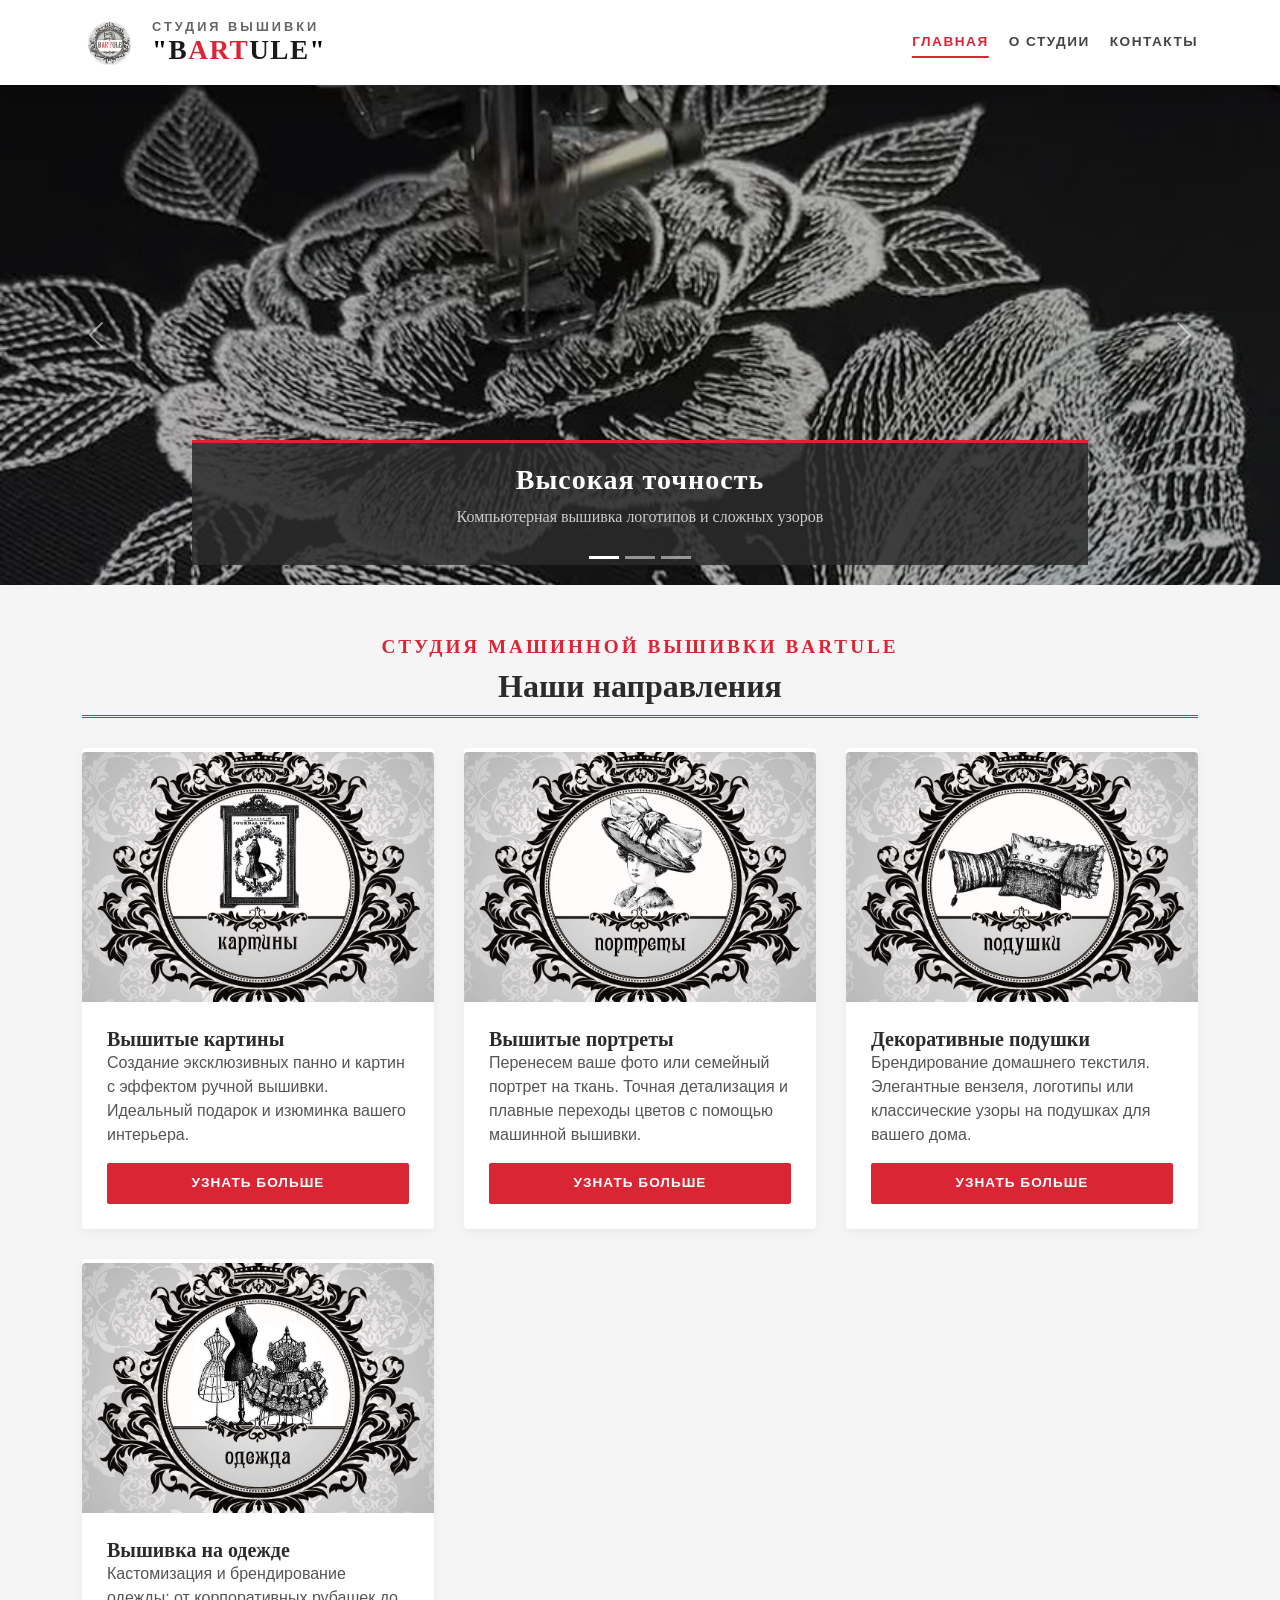
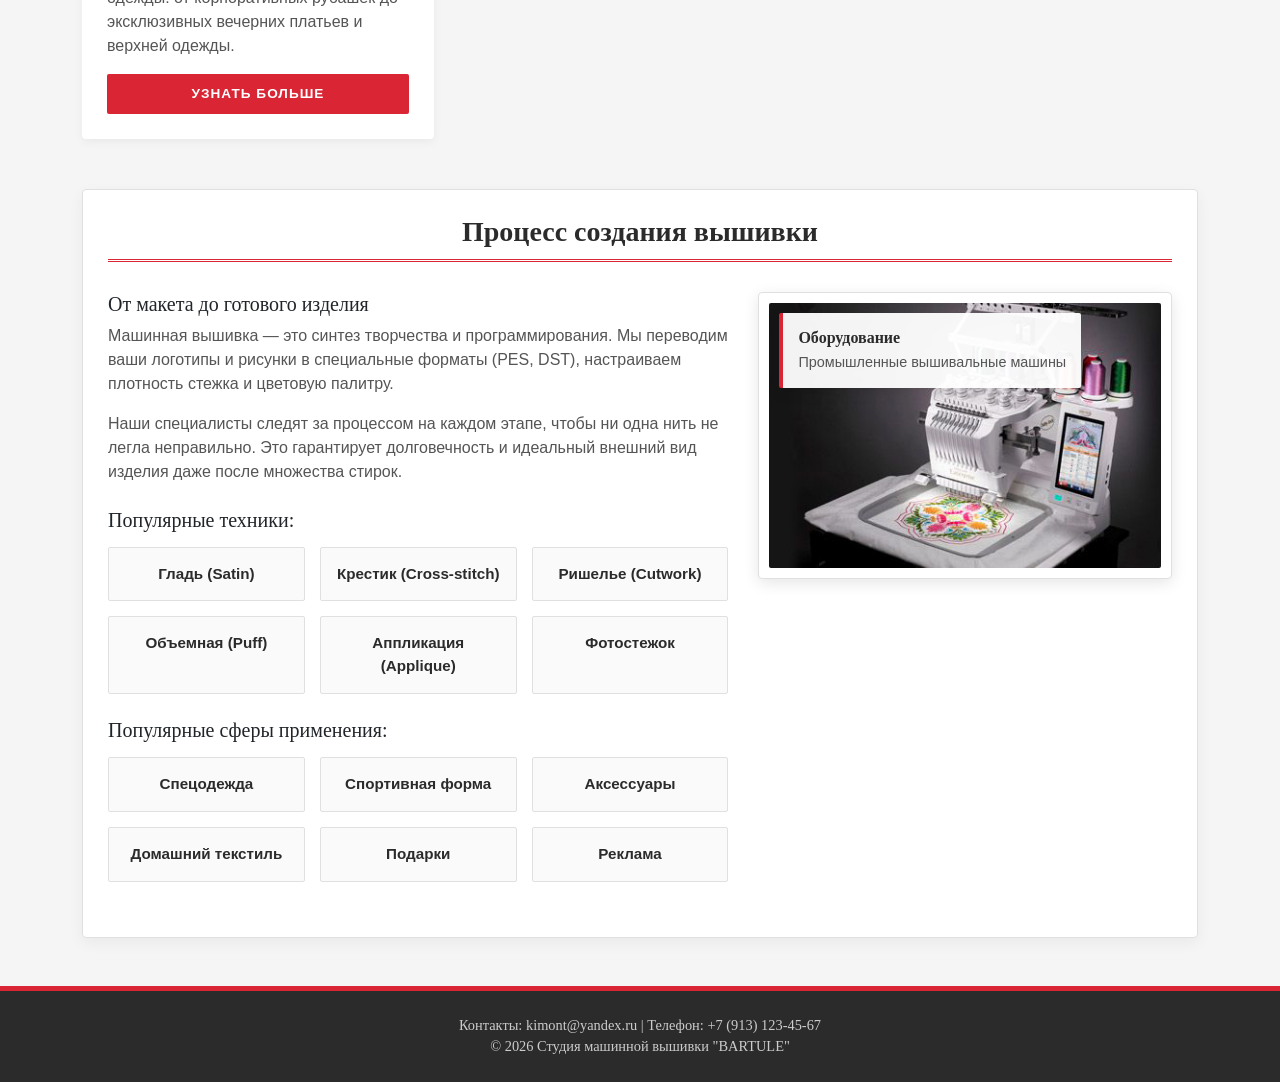
<file: index.html>
<!DOCTYPE html>
<html lang="ru">
  <head>
    <meta charset="UTF-8" />
    <meta name="viewport" content="width=device-width, initial-scale=1.0" />
    <title>Студия вышивки "BARTULE" - Главная</title>
    <link href="https://cdn.jsdelivr.net/npm/bootstrap@5.3.0/dist/css/bootstrap.min.css" rel="stylesheet" />
    <link rel="stylesheet" href="https://cdnjs.cloudflare.com/ajax/libs/font-awesome/6.4.0/css/all.min.css" />
    <link rel="stylesheet" href="style.css" />
  </head>
  <body>
    <nav class="navbar navbar-expand-lg sticky-top">
      <div class="container">
        <a class="navbar-brand d-flex align-items-center" href="index.html">

  <img src="machine.png" alt="Швейная машинка" class="brand-icon-img">
  
  <div class="brand-titles">
    <span class="studio-subtitle">Студия вышивки</span>
    <span class="logo-text">
      "<span class="text-dark-part">B</span><span class="text-red-part">ART</span><span class="text-dark-part">ULE</span>"
    </span>
  </div>
</a>
        <button class="navbar-toggler" type="button" data-bs-toggle="collapse" data-bs-target="#navbarNav">
          <span class="navbar-toggler-icon"></span>
        </button>
        <div class="collapse navbar-collapse" id="navbarNav">
          <ul class="navbar-nav ms-auto">
            <li class="nav-item"><a class="nav-link active" href="index.html">Главная</a></li>
            <li class="nav-item"><a class="nav-link" href="about.html">О студии</a></li>
            <li class="nav-item"><a class="nav-link" href="contact.html">Контакты</a></li>
          </ul>
        </div>
      </div>
    </nav>

    <div id="embroideryCarousel" class="carousel slide" data-bs-ride="carousel">
      <div class="carousel-indicators">
        <button type="button" data-bs-target="#embroideryCarousel" data-bs-slide-to="0" class="active"></button>
        <button type="button" data-bs-target="#embroideryCarousel" data-bs-slide-to="1"></button>
        <button type="button" data-bs-target="#embroideryCarousel" data-bs-slide-to="2"></button>
      </div>
      <div class="carousel-inner">
        <div class="carousel-item active">
          <img src="1.jpg" class="d-block w-100" alt="Вышивка 1" />
          <div class="carousel-caption d-none d-md-block">
            <h3>Высокая точность</h3>
            <p>Компьютерная вышивка логотипов и сложных узоров</p>
          </div>
        </div>
        <div class="carousel-item">
          <img src="2.jpg" class="d-block w-100" alt="Вышивка 2" />
          <div class="carousel-caption d-none d-md-block">
            <h3>Любые материалы</h3>
            <p>Работаем с хлопком, шелком, денимом и кожей</p>
          </div>
        </div>
        <div class="carousel-item">
          <img src="3.jpg" class="d-block w-100" alt="Вышивка 3" />
          <div class="carousel-caption d-none d-md-block">
            <h3>Современное оборудование</h3>
            <p>Промышленная компьютерная вышивальная машина</p>
          </div>
        </div>
      </div>
      <button class="carousel-control-prev" type="button" data-bs-target="#embroideryCarousel" data-bs-slide="prev">
        <span class="carousel-control-prev-icon"></span>
      </button>
      <button class="carousel-control-next" type="button" data-bs-target="#embroideryCarousel" data-bs-slide="next">
        <span class="carousel-control-next-icon"></span>
      </button>
    </div>

    <main class="container my-5">
      <p class="section-subtitle text-center">Студия машинной вышивки BARTULE</p>
      <h2 class="section-title text-center">Наши направления</h2>

      <div class="grid-container">
        <div class="grid-item p-0 overflow-hidden">
          <img src="kartiny.jpg" class="city-img" alt="Картины" />
          <div class="card-body">
            <h5 class="card-title">Вышитые картины</h5>
            <p class="card-text">Создание эксклюзивных панно и картин с эффектом ручной вышивки. Идеальный подарок и изюминка вашего интерьера.</p>
            <a href="#" class="btn btn-pink w-100 mt-auto">Узнать больше</a>
          </div>
        </div>

        <div class="grid-item p-0 overflow-hidden">
          <img src="portrety.jpg" class="city-img" alt="Портреты" />
          <div class="card-body">
            <h5 class="card-title">Вышитые портреты</h5>
            <p class="card-text">Перенесем ваше фото или семейный портрет на ткань. Точная детализация и плавные переходы цветов с помощью машинной вышивки.</p>
            <a href="#" class="btn btn-pink w-100 mt-auto">Узнать больше</a>
          </div>
        </div>

        <div class="grid-item p-0 overflow-hidden">
          <img src="podushki.jpg" class="city-img" alt="Подушки" />
          <div class="card-body">
            <h5 class="card-title">Декоративные подушки</h5>
            <p class="card-text">Брендирование домашнего текстиля. Элегантные вензеля, логотипы или классические узоры на подушках для вашего дома.</p>
            <a href="#" class="btn btn-pink w-100 mt-auto">Узнать больше</a>
          </div>
        </div>

        <div class="grid-item p-0 overflow-hidden">
          <img src="odezhda.jpg" class="city-img" alt="Одежда" />
          <div class="card-body">
            <h5 class="card-title">Вышивка на одежде</h5>
            <p class="card-text">Кастомизация и брендирование одежды: от корпоративных рубашек до эксклюзивных вечерних платьев и верхней одежды.</p>
            <a href="#" class="btn btn-pink w-100 mt-auto">Узнать больше</a>
          </div>
        </div>
      </div>
</div>
            <div class="grid-item-xlarge">
        <div class="card">
          <div class="card-body">
            <h3 class="section-title">Процесс создания вышивки</h3>

            <!-- Сетка из двух колонок -->
            <div class="city-detail-grid">
              
              <!-- ЛЕВАЯ КОЛОНКА -->
              <div>
                <h5>От макета до готового изделия</h5>
                <p>
                  Машинная вышивка — это синтез творчества и программирования. Мы переводим ваши 
                  логотипы и рисунки в специальные форматы (PES, DST), настраиваем плотность стежка 
                  и цветовую палитру.
                </p>
                <p>
                  Наши специалисты следят за процессом на каждом этапе, чтобы ни одна нить не легла неправильно. 
                  Это гарантирует долговечность и идеальный внешний вид изделия даже после множества стирок.
                </p>

                <h5 class="mt-4">Популярные техники:</h5>
                <div class="district-grid">
                  <!-- 1. Гладь -->
                  <div class="district-item tooltip-container">
                    <span>Гладь (Satin)</span>
                    <div class="tooltip-content">
                      <img src="img/satin.jpg" alt="Гладь" class="tooltip-img">
                      <h6>Гладь (Satin)</h6>
                      <p>Плотная, блестящая вышивка параллельными стежками. Идеально подходит для логотипов.</p>
                    </div>
                  </div>
                  <!-- 2. Крестик -->
                  <div class="district-item tooltip-container">
                    <span>Крестик (Cross-stitch)</span>
                    <div class="tooltip-content">
                      <img src="img/cross.jpg" alt="Крестик" class="tooltip-img">
                      <h6>Крестик</h6>
                      <p>Классическая техника вышивки. Создает уютный, домашний и винтажный вид.</p>
                    </div>
                  </div>
                  <!-- 3. Ришелье -->
                  <div class="district-item tooltip-container">
                    <span>Ришелье (Cutwork)</span>
                    <div class="tooltip-content">
                      <img src="img/richelieu.jpg" alt="Ришелье" class="tooltip-img">
                      <h6>Ришелье</h6>
                      <p>Ажурная вышивка с вырезанными участками ткани. Выглядит как изысканное кружево.</p>
                    </div>
                  </div>
                  <!-- 4. Объемная -->
                  <div class="district-item tooltip-container">
                    <span>Объемная (Puff)</span>
                    <div class="tooltip-content">
                      <img src="img/puff.jpg" alt="Объемная" class="tooltip-img">
                      <h6>Объемная (Puff)</h6>
                      <p>Техника 3D-вышивки. Придает элементам рельефность.</p>
                    </div>
                  </div>
                  <!-- 5. Аппликация -->
                  <div class="district-item tooltip-container">
                    <span>Аппликация (Applique)</span>
                    <div class="tooltip-content">
                      <img src="img/applique.jpg" alt="Аппликация" class="tooltip-img">
                      <h6>Аппликация</h6>
                      <p>Нашивание на основу кусочков ткани с последующей обработкой краев вышивкой.</p>
                    </div>
                  </div>
                  <!-- 6. Фотостежок -->
                  <div class="district-item tooltip-container">
                    <span>Фотостежок</span>
                    <div class="tooltip-content">
                      <img src="img/photo.jpg" alt="Фотостежок" class="tooltip-img">
                      <h6>Фотостежок</h6>
                      <p>Передача фотографий с помощью миллионов мелких стежков.</p>
                    </div>
                  </div>
                </div>

                <h5 class="mt-4">Популярные сферы применения:</h5>
                <div class="attractions-grid">
                  <!-- 1. Спецодежда -->
                  <div class="attraction-item tooltip-container">
                    <span>Спецодежда</span>
                    <div class="tooltip-content">
                      <img src="img/spec.jpg" alt="Спецодежда" class="tooltip-img">
                      <h6>Спецодежда</h6>
                      <p>Вышивка логотипов и имен на рабочей форме.</p>
                    </div>
                  </div>
                  <!-- 2. Спортивная форма -->
                  <div class="attraction-item tooltip-container">
                    <span>Спортивная форма</span>
                    <div class="tooltip-content">
                      <img src="img/sport.jpg" alt="Спорт" class="tooltip-img">
                      <h6>Спортивная форма</h6>
                      <p>Нанесение номеров и клубной символики.</p>
                    </div>
                  </div>
                  <!-- 3. Аксессуары -->
                  <div class="attraction-item tooltip-container">
                    <span>Аксессуары</span>
                    <div class="tooltip-content">
                      <img src="img/access.jpg" alt="Аксессуары" class="tooltip-img">
                      <h6>Аксессуары</h6>
                      <p>Элегантная вышивка на сумках и головных уборах.</p>
                    </div>
                  </div>
                  <!-- 4. Домашний текстиль -->
                  <div class="attraction-item tooltip-container">
                    <span>Домашний текстиль</span>
                    <div class="tooltip-content">
                      <img src="img/textile.jpg" alt="Текстиль" class="tooltip-img">
                      <h6>Домашний текстиль</h6>
                      <p>Уютные монограммы на халатах и полотенцах.</p>
                    </div>
                  </div>
                  <!-- 5. Подарки -->
                  <div class="attraction-item tooltip-container">
                    <span>Подарки</span>
                    <div class="tooltip-content">
                      <img src="img/gifts.jpg" alt="Подарки" class="tooltip-img">
                      <h6>Подарки</h6>
                      <p>Персонализированные подарки с именной вышивкой.</p>
                    </div>
                  </div>
                  <!-- 6. Реклама -->
                  <div class="attraction-item tooltip-container">
                    <span>Реклама</span>
                    <div class="tooltip-content">
                      <img src="img/ads.jpg" alt="Реклама" class="tooltip-img">
                      <h6>Реклама</h6>
                      <p>Создание ярких вышитых шевронов и нашивок.</p>
                    </div>
                  </div>
                </div>
              </div> <!-- КОНЕЦ ЛЕВОЙ КОЛОНКИ -->

              <!-- ПРАВАЯ КОЛОНКА (КАРТИНКА) -->
              <div class="map-image-container">
                <img src="machina.jpg" alt="Вышивальная машина" class="map-image" />
                <div class="map-overlay">
                  <h6>Оборудование</h6>
                  <p>Промышленные вышивальные машины</p>
                </div>
              </div>

            </div> <!-- КОНЕЦ СЕТКИ city-detail-grid -->

          </div>
        </div>
      </div>
    </main>

    <footer class="py-4 mt-5">
      <div class="container text-center">
        <p>Контакты: kimont@yandex.ru | Телефон: +7 (913) 123-45-67</p>
        <p>&copy; 2026 Студия машинной вышивки "BARTULE"</p>
      </div>
    </footer>

    <script src="https://cdn.jsdelivr.net/npm/bootstrap@5.3.0/dist/js/bootstrap.bundle.min.js"></script>
  </body>
</html>
</file>
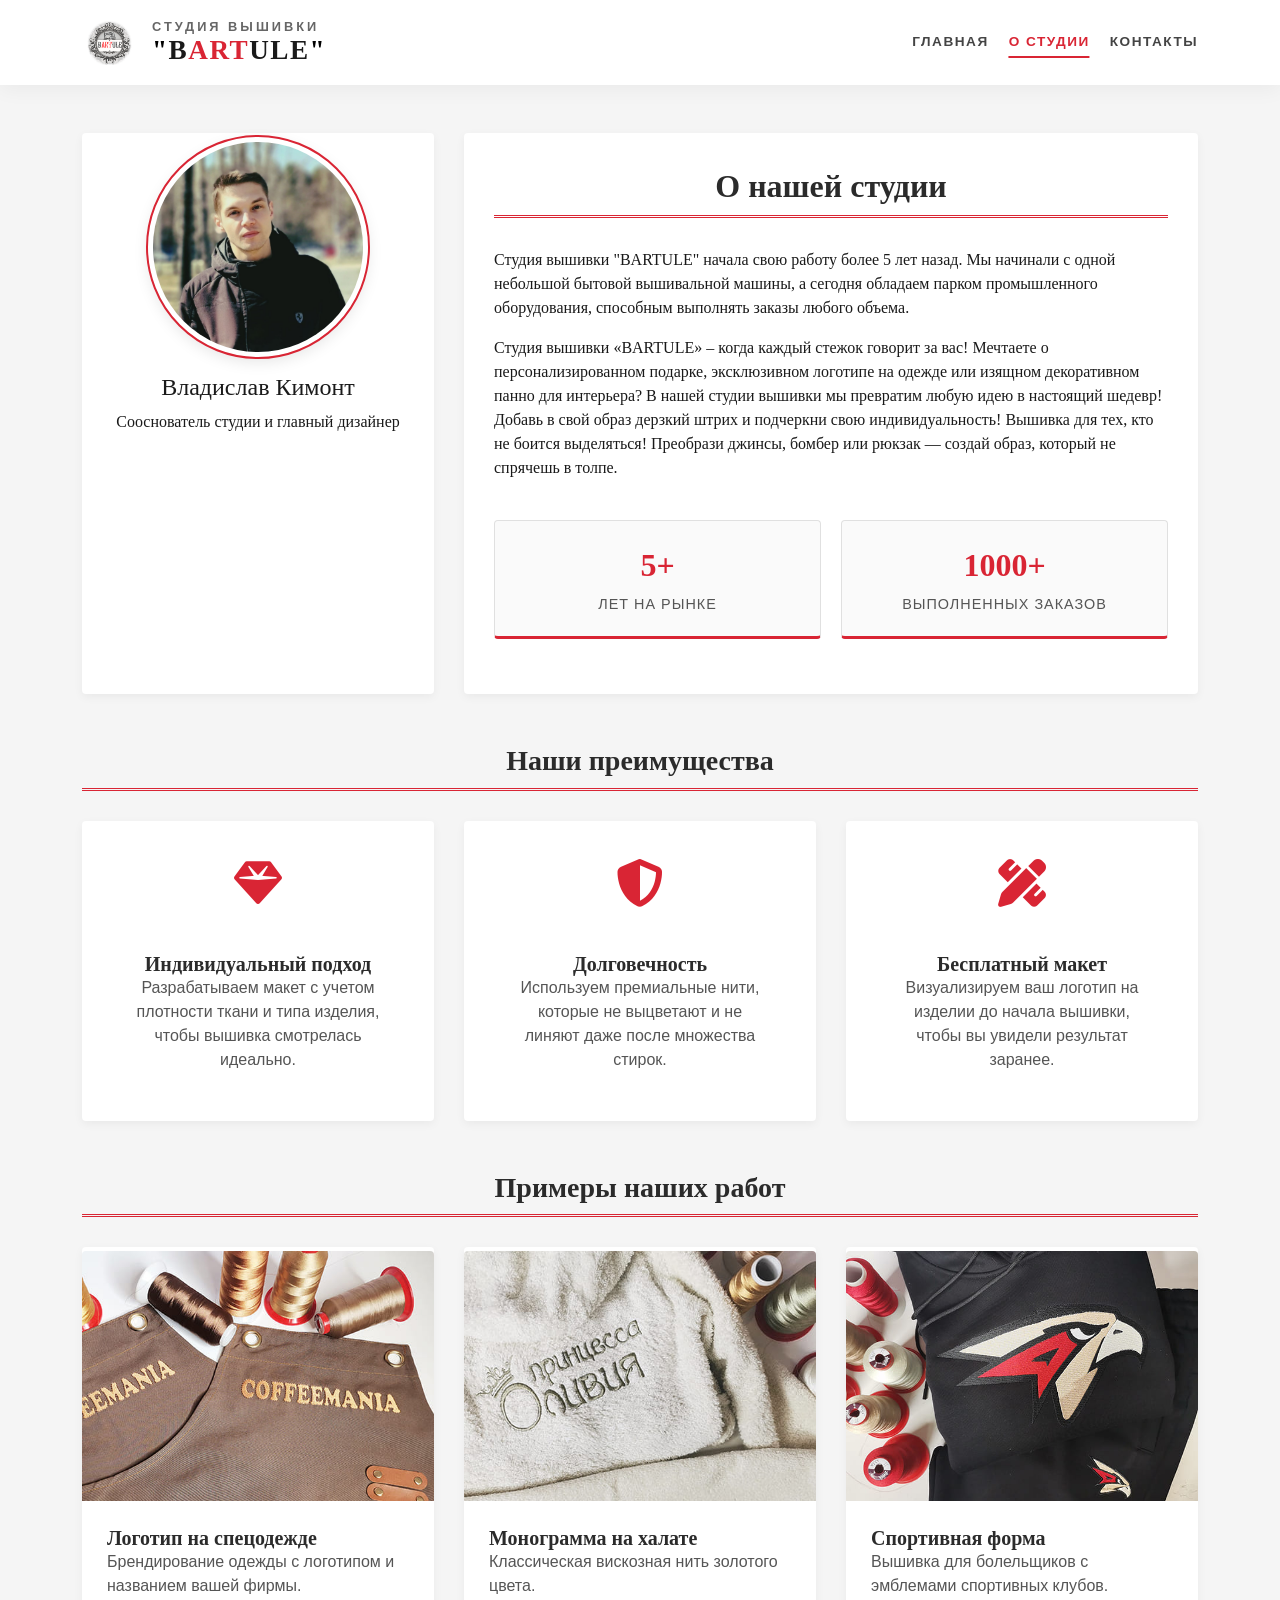
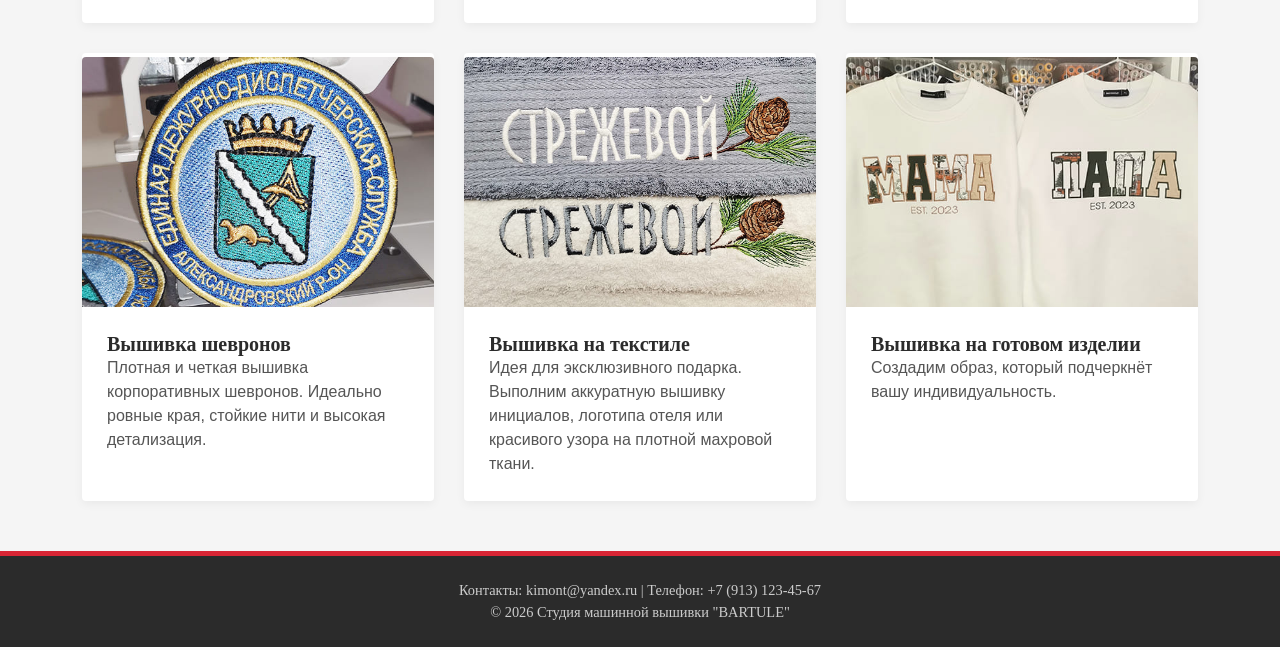
<file: about.html>
<!DOCTYPE html>
<html lang="ru">
  <head>
    <meta charset="UTF-8" />
    <meta name="viewport" content="width=device-width, initial-scale=1.0" />
    <title>О студии - "BARTULE"</title>
    <link href="https://cdn.jsdelivr.net/npm/bootstrap@5.3.0/dist/css/bootstrap.min.css" rel="stylesheet" />
    <link rel="stylesheet" href="https://cdnjs.cloudflare.com/ajax/libs/font-awesome/6.4.0/css/all.min.css" />
    <link rel="stylesheet" href="style.css" />
  </head>
  <body>
    <nav class="navbar navbar-expand-lg sticky-top">
      <div class="container">
        <a class="navbar-brand d-flex align-items-center" href="index.html">
          
  <img src="machine.png" alt="Швейная машинка" class="brand-icon-img">
  
  <div class="brand-titles">
    <span class="studio-subtitle">Студия вышивки</span>
    <span class="logo-text">
      "<span class="text-dark-part">B</span><span class="text-red-part">ART</span><span class="text-dark-part">ULE</span>"
    </span>
  </div>
</a>
        <button class="navbar-toggler" type="button" data-bs-toggle="collapse" data-bs-target="#navbarNav">
          <span class="navbar-toggler-icon"></span>
        </button>
        <div class="collapse navbar-collapse" id="navbarNav">
          <ul class="navbar-nav ms-auto">
            <li class="nav-item"><a class="nav-link" href="index.html">Главная</a></li>
            <li class="nav-item"><a class="nav-link active" href="about.html">О студии</a></li>
            <li class="nav-item"><a class="nav-link" href="contact.html">Контакты</a></li>
          </ul>
        </div>
      </div>
    </nav>

    <main class="container my-5">
      <div class="grid-container">
        <div class="grid-item text-center">
          <img src="It's_me.jpg" class="profile-img" alt="Сооснователь" />
          <div class="mt-3">
            <h4>Владислав Кимонт</h4>
            <p>Сооснователь студии и главный дизайнер</p>
          </div>
        </div>

        <div class="grid-item grid-item-large">
          <h2 class="section-title">О нашей студии</h2>
          <p>
            Студия вышивки "BARTULE" начала свою работу более 5 лет назад. Мы начинали с одной небольшой 
            бытовой вышивальной машины, а сегодня обладаем парком промышленного оборудования, 
            способным выполнять заказы любого объема.
          </p>
          <p>
            Студия вышивки «BARTULE» – когда каждый стежок говорит за вас!
            Мечтаете о персонализированном подарке, эксклюзивном логотипе на одежде или изящном декоративном панно для интерьера?
            В нашей студии вышивки мы превратим любую идею в настоящий шедевр!
            Добавь в свой образ дерзкий штрих и подчеркни свою индивидуальность! Вышивка для тех, кто не боится выделяться! Преобрази джинсы, бомбер или рюкзак — создай образ, который не спрячешь в толпе.
          </p>

          <div class="city-stats mt-4">
            <div class="stat-item">
              <span class="stat-number">5+</span>
              <div class="stat-label">Лет на рынке</div>
            </div>
            <div class="stat-item">
              <span class="stat-number">1000+</span>
              <div class="stat-label">Выполненных заказов</div>
            </div>
          </div>
        </div>
      </div>

            <h3 class="section-title">Наши преимущества</h3>
      <div class="grid-container">
        
        <div class="grid-item text-center p-4">
          <i class="fas fa-gem feature-icon"></i>
          <div class="card-body">
            <h5 class="card-title">Индивидуальный подход</h5>
            <p class="card-text">Разрабатываем макет с учетом плотности ткани и типа изделия, чтобы вышивка смотрелась идеально.</p>
          </div>
        </div>

        <div class="grid-item text-center p-4">
          <i class="fas fa-shield-halved feature-icon"></i>
          <div class="card-body">
            <h5 class="card-title">Долговечность</h5>
            <p class="card-text">Используем премиальные нити, которые не выцветают и не линяют даже после множества стирок.</p>
          </div>
        </div>

        <div class="grid-item text-center p-4">
          <i class="fas fa-pen-ruler feature-icon"></i>
          <div class="card-body">
            <h5 class="card-title">Бесплатный макет</h5>
            <p class="card-text">Визуализируем ваш логотип на изделии до начала вышивки, чтобы вы увидели результат заранее.</p>
          </div>
        </div>
      </div>
      <h3 class="section-title">Примеры наших работ</h3>
      <div class="grid-container">
        <div class="grid-item">
          <img src="01.jpg" class="place-img" alt="Работа 1" />
          <div class="card-body">
            <h5 class="card-title">Логотип на спецодежде</h5>
            <p class="card-text">Брендирование одежды с логотипом и названием вашей фирмы.</p>
          </div>
        </div>

        <div class="grid-item">
          <img src="02.jpg" class="place-img" alt="Работа 2" />
          <div class="card-body">
            <h5 class="card-title">Монограмма на халате</h5>
            <p class="card-text">Классическая вискозная нить золотого цвета.</p>
          </div>
        </div>

        <div class="grid-item">
          <img src="03.jpg" class="place-img" alt="Работа 3" />
          <div class="card-body">
            <h5 class="card-title">Спортивная форма</h5>
            <p class="card-text">Вышивка для болельщиков с эмблемами спортивных клубов.</p>
          </div>
        </div>

        <div class="grid-item">
          <img src="04.jpg" class="place-img" alt="Вышивка шевронов" />
          <div class="card-body">
            <h5 class="card-title">Вышивка шевронов</h5>
            <p class="card-text">Плотная и четкая вышивка корпоративных шевронов. Идеально ровные края, стойкие нити и высокая детализация.</p>
          </div>
        </div>
    
        <div class="grid-item">
          <img src="05.jpg" class="place-img" alt="Текстиль" />
          <div class="card-body">
            <h5 class="card-title">Вышивка на текстиле</h5>
            <p class="card-text">Идея для эксклюзивного подарка. Выполним аккуратную вышивку инициалов, логотипа отеля или красивого узора на плотной махровой ткани.</p>
          </div>
        </div>

        <div class="grid-item">
          <img src="06.jpg" class="place-img" alt="Вышивка на готовом изделии" />
          <div class="card-body">
            <h5 class="card-title">Вышивка на готовом изделии</h5>
            <p class="card-text">Создадим образ, который подчеркнёт вашу индивидуальность.</p>
          </div>
        </div>
    </main>

    <footer class="py-4 mt-5">
      <div class="container text-center">
        <p>Контакты: kimont@yandex.ru | Телефон: +7 (913) 123-45-67</p>
        <p>&copy; 2026 Студия машинной вышивки "BARTULE"</p>
      </div>
    </footer>

    <script src="https://cdn.jsdelivr.net/npm/bootstrap@5.3.0/dist/js/bootstrap.bundle.min.js"></script>
  </body>
</html>
</file>
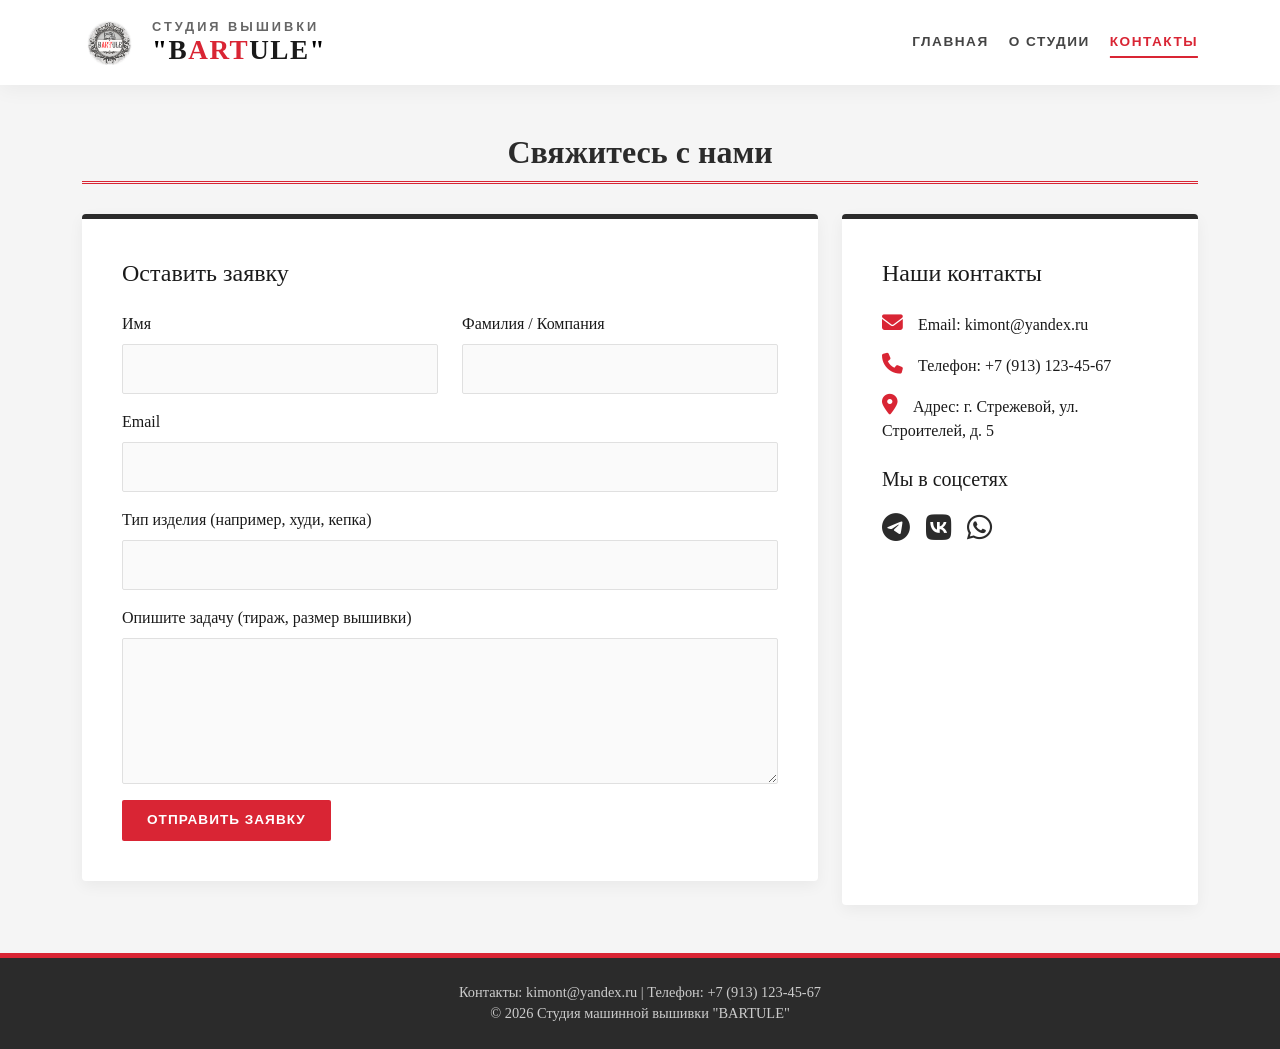
<file: contact.html>
<!DOCTYPE html>
<html lang="ru">
<head>
    <meta charset="UTF-8">
    <meta name="viewport" content="width=device-width, initial-scale=1.0">
    <title>Контакты - "BARTULE"</title>
    <link href="https://cdn.jsdelivr.net/npm/bootstrap@5.3.0/dist/css/bootstrap.min.css" rel="stylesheet">
    <link rel="stylesheet" href="https://cdnjs.cloudflare.com/ajax/libs/font-awesome/6.4.0/css/all.min.css">
    <link rel="stylesheet" href="style.css" />
</head>
<body>
    <nav class="navbar navbar-expand-lg sticky-top">
        <div class="container">
            <a class="navbar-brand d-flex align-items-center" href="index.html">
  
  <img src="machine.png" alt="Швейная машинка" class="brand-icon-img">
  
  <div class="brand-titles">
    <span class="studio-subtitle">Студия вышивки</span>
    <span class="logo-text">
      "<span class="text-dark-part">B</span><span class="text-red-part">ART</span><span class="text-dark-part">ULE</span>"
    </span>
  </div>
</a>
            <button class="navbar-toggler" type="button" data-bs-toggle="collapse" data-bs-target="#navbarNav">
                <span class="navbar-toggler-icon"></span>
            </button>
            <div class="collapse navbar-collapse" id="navbarNav">
                <ul class="navbar-nav ms-auto">
                    <li class="nav-item"><a class="nav-link" href="index.html">Главная</a></li>
                    <li class="nav-item"><a class="nav-link" href="about.html">О студии</a></li>
                    <li class="nav-item"><a class="nav-link active" href="contact.html">Контакты</a></li>
                </ul>
            </div>
        </div>
    </nav>

    <main class="container my-5">
        <h2 class="section-title text-center">Свяжитесь с нами</h2>
        
        <div class="row">
            <div class="col-md-8 mb-4">
                <div class="contact-form">
                    <h4 class="mb-4">Оставить заявку</h4>
                    <form>
                        <div class="row mb-3">
                            <div class="col-md-6">
                                <label for="firstName" class="form-label">Имя</label>
                                <input type="text" class="form-control" id="firstName" required>
                            </div>
                            <div class="col-md-6">
                                <label for="lastName" class="form-label">Фамилия / Компания</label>
                                <input type="text" class="form-control" id="lastName" required>
                            </div>
                        </div>
                        
                        <div class="mb-3">
                            <label for="email" class="form-label">Email</label>
                            <input type="email" class="form-control" id="email" required>
                        </div>
                        
                        <div class="mb-3">
                            <label for="subject" class="form-label">Тип изделия (например, худи, кепка)</label>
                            <input type="text" class="form-control" id="subject" required>
                        </div>
                        
                        <div class="mb-3">
                            <label for="message" class="form-label">Опишите задачу (тираж, размер вышивки)</label>
                            <textarea class="form-control" id="message" rows="5" required></textarea>
                        </div>
                        
                        <button type="submit" class="btn btn-pink">Отправить заявку</button>
                    </form>
                </div>
            </div>
            
            <div class="col-md-4">
                <div class="contact-info">
                    <h4 class="mb-4">Наши контакты</h4>
                    
                    <div class="mb-4">
                        <p><i class="fas fa-envelope contact-icon"></i>Email: kimont@yandex.ru</p>
                        <p><i class="fas fa-phone contact-icon"></i>Телефон: +7 (913) 123-45-67</p>
                        <p><i class="fas fa-map-marker-alt contact-icon"></i>Адрес: г. Стрежевой, ул. Строителей, д. 5</p>
                    </div>
                    
                    <div class="mb-4">
                        <h5>Мы в соцсетях</h5>
                        <div class="d-flex mt-3">
                            <a href="#" class="me-3 social-link">
                                <i class="fab fa-telegram"></i>
                            </a>
                            <a href="#" class="me-3 social-link">
                                <i class="fab fa-vk"></i>
                            </a>
                            <a href="#" class="me-3 social-link">
                                <i class="fab fa-whatsapp"></i>
                            </a>
                        </div>
                    </div>
                </div>
            </div>
        </div>
    </main>

    <footer class="py-4 mt-5">
        <div class="container text-center">
            <p>Контакты: kimont@yandex.ru | Телефон: +7 (913) 123-45-67</p>
        <p>&copy; 2026 Студия машинной вышивки "BARTULE"</p>
        </div>
    </footer>

    <script src="https://cdn.jsdelivr.net/npm/bootstrap@5.3.0/dist/js/bootstrap.bundle.min.js"></script>
</body>
</html>
</file>
<file: style.css>
/* =========================================
   ПЕРЕМЕННЫЕ И БАЗОВЫЕ НАСТРОЙКИ
   ========================================= */
:root {
  --primary-color: #2b2b2b;      /* Глубокий графитовый (основа) */
  --accent-color: #d92534;       /* Алый красный (акцент) */
  --accent-hover: #b01d2a;       /* Темно-красный */
  --light-bg: #f5f5f5;           /* Светлый фон (исправлен!) */
  --text-dark: #1a1a1a;
  --text-light: #555555;
  --border-color: #e0e0e0;
}

body {
  font-family: 'Georgia', 'Times New Roman', serif; 
  background-color: var(--light-bg);
  margin: 0;
  padding: 0;
  color: var(--text-dark);
}

/* Шрифт без засечек для интерфейсных элементов */
.navbar, .btn, .form-control, .stat-label, .attraction-item, .district-item, .card-body p {
  font-family: 'Segoe UI', Tahoma, Geneva, Verdana, sans-serif;
}

/* =========================================
   ШАПКА САЙТА И ЛОГОТИП
   ========================================= */
.navbar {
  background-color: #ffffff;
  box-shadow: 0 4px 20px rgba(0, 0, 0, 0.05);
  padding: 15px 0;
}

.navbar-brand {
  display: flex;
  align-items: center;
  text-decoration: none;
  padding: 0;
}

/* Логотип-картинка (machine.png) */
.brand-icon-img {
  height: 55px;
  width: 55px;
  object-fit: contain;
  margin-right: 15px;
  transition: transform 0.3s ease;
}

.navbar-brand:hover .brand-icon-img {
  transform: scale(1.05);
}

/* Блок с текстом логотипа */
.brand-titles {
  display: flex;
  flex-direction: column;
  line-height: 1.1; 
  justify-content: center;
}

.studio-subtitle {
  font-family: 'Segoe UI', Tahoma, Geneva, Verdana, sans-serif;
  font-size: 0.8rem;
  text-transform: uppercase;
  letter-spacing: 3px;
  color: #666666;
  font-weight: 600;
  margin-bottom: 2px;
}

.logo-text {
  font-family: 'Georgia', serif; 
  font-weight: 700;
  font-size: 1.7rem;
  letter-spacing: 1.5px;
}

.text-dark-part { color: #1a1a1a; }
.text-red-part { color: #d92534; }

/* Навигация */
.navbar-nav {
  gap: 20px;
}

.nav-link {
  font-weight: 600;
  font-size: 0.85rem;
  text-transform: uppercase;
  letter-spacing: 1.5px;
  color: #444 !important;
  position: relative;
  padding: 5px 0 !important;
  transition: color 0.3s;
}

.nav-link::after {
  content: '';
  position: absolute;
  width: 0;
  height: 2px;
  bottom: 0;
  left: 50%;
  background-color: var(--accent-color);
  transition: all 0.3s ease;
  transform: translateX(-50%);
}

.nav-link:hover, 
.nav-link.active {
  color: var(--accent-color) !important;
}

.nav-link:hover::after, 
.nav-link.active::after {
  width: 100%;
}

/* =========================================
   ТИПОГРАФИКА И ЗАГОЛОВКИ
   ========================================= */
.section-title {
  color: var(--primary-color);
  border-bottom: 3px double var(--accent-color); 
  padding-bottom: 10px;
  margin-bottom: 30px;
  font-weight: 700;
  text-align: center;
}

.section-subtitle {
  font-family: 'Georgia', serif; 
  font-size: 1.2rem; /* Уменьшил размер, чтобы не перебивал главный заголовок */
  text-transform: uppercase; 
  letter-spacing: 3px; 
  color: var(--accent-color); 
  font-weight: 600;
  margin-bottom: 5px; 
  margin-top: 20px;
  text-align: center;
}

/* =========================================
   КНОПКИ И КАРТОЧКИ
   ========================================= */
.btn-pink {
  background-color: var(--accent-color);
  border: none;
  color: white;
  border-radius: 2px;
  padding: 10px 25px;
  font-weight: 600;
  text-transform: uppercase;
  letter-spacing: 1px;
  font-size: 0.85rem;
  transition: all 0.3s;
}
.btn-pink:hover {
  background-color: var(--accent-hover);
  color: white;
  box-shadow: 0 4px 10px rgba(217, 37, 52, 0.3);
}

.card {
  border: 1px solid var(--border-color);
  border-radius: 4px; 
  box-shadow: 0 5px 15px rgba(0, 0, 0, 0.05);
  transition: transform 0.3s, box-shadow 0.3s;
  background-color: white;
  height: 100%;
  overflow: hidden;
}
.card:hover {
  transform: translateY(-5px);
  box-shadow: 0 15px 30px rgba(0, 0, 0, 0.1);
  border-color: var(--accent-color);
}

.card-title {
  color: var(--primary-color);
  font-weight: 700;
  font-family: 'Georgia', serif;
}

/* Иконки для преимуществ */
.feature-icon {
  font-size: 3rem;
  color: var(--accent-color);
  margin-bottom: 20px;
  margin-top: 10px;
  display: inline-block;
  transition: transform 0.3s ease;
}
.grid-item:hover .feature-icon {
  transform: scale(1.1) translateY(-5px);
}
.grid-item.text-center .card-body {
  align-items: center;
}

/* =========================================
   GRID СИСТЕМА
   ========================================= */
.grid-container {
  display: grid;
  grid-template-columns: repeat(auto-fill, minmax(300px, 1fr));
  gap: 30px;
  margin-bottom: 50px;
}

.grid-item {
  background-color: white;
  border-radius: 4px;
  box-shadow: 0 3px 10px rgba(0, 0, 0, 0.05);
  transition: all 0.3s;
  display: flex;
  flex-direction: column;
  border-top: 4px solid transparent;
}

.grid-item:hover {
  transform: translateY(-5px);
  box-shadow: 0 10px 25px rgba(0, 0, 0, 0.1);
  border-top: 4px solid var(--accent-color);
}

.grid-item-large {
  grid-column: span 2;
  padding: 30px;
  background: white;
  border-radius: 4px;
  box-shadow: 0 3px 10px rgba(0, 0, 0, 0.05);
}

.grid-item-xlarge {
  grid-column: span 3;
  margin-bottom: 40px;
}

/* Внутренние блоки */
.city-detail-grid {
  display: grid;
  grid-template-columns: 1fr 1fr;
  gap: 30px;
  margin-bottom: 30px;
}

.map-image-container {
  position: relative;
  border-radius: 4px;
  overflow: hidden;
  box-shadow: 0 8px 25px rgba(0, 0, 0, 0.1);
  background: white;
  padding: 10px;
  border: 1px solid var(--border-color);
}

.map-image {
  width: 100%;
  height: 100%;
  object-fit: cover;
  border-radius: 2px;
  display: block;
}

.map-overlay {
  position: absolute;
  top: 20px;
  left: 20px;
  background: rgba(255, 255, 255, 0.95);
  padding: 15px;
  border-radius: 2px;
  box-shadow: 0 4px 15px rgba(0, 0, 0, 0.1);
  border-left: 4px solid var(--accent-color);
}
.map-overlay h6 { color: var(--primary-color); margin: 0 0 5px 0; font-weight: 700; font-family: 'Georgia', serif;}
.map-overlay p { color: var(--text-light); margin: 0; font-size: 0.9rem; }

/* Статистика */
.city-stats {
  display: grid;
  grid-template-columns: repeat(2, 1fr);
  gap: 20px;
  margin: 25px 0;
}

.stat-item {
  background-color: #fafafa;
  padding: 20px;
  border-radius: 4px;
  text-align: center;
  border: 1px solid var(--border-color);
  border-bottom: 3px solid var(--accent-color);
}
.stat-number {
  font-size: 2rem;
  font-weight: bold;
  color: var(--accent-color);
  display: block;
  font-family: 'Georgia', serif;
}
.stat-label {
  font-size: 0.9rem;
  color: var(--text-light);
  margin-top: 5px;
  text-transform: uppercase;
  letter-spacing: 1px;
}

/* Теги и плитки */
.district-grid, .attractions-grid {
  display: grid;
  gap: 15px;
  margin-top: 15px;
}
.district-grid { grid-template-columns: repeat(auto-fit, minmax(150px, 1fr)); }
.attractions-grid { grid-template-columns: repeat(auto-fit, minmax(180px, 1fr)); }

.district-item, .attraction-item {
  background-color: #fafafa;
  border: 1px solid var(--border-color);
  padding: 15px;
  border-radius: 2px;
  text-align: center;
  font-size: 0.95rem;
  font-weight: 600;
  color: var(--primary-color);
  transition: all 0.3s;
}
.district-item:hover, .attraction-item:hover {
  background-color: var(--accent-color);
  color: white;
  border-color: var(--accent-color);
  transform: translateY(-2px);
}

/* =========================================
   ИЗОБРАЖЕНИЯ И КАРТОЧКИ РАБОТ
   ========================================= */
.profile-img {
  width: 220px;
  height: 220px;
  border-radius: 50%;
  object-fit: cover;
  box-shadow: 0 5px 15px rgba(0, 0, 0, 0.1);
  border: 5px solid white;
  outline: 2px solid var(--accent-color); 
  margin: 0 auto;
}

/* Картинки внутри карточек (направления, работы) */
.drama-img, .place-img, .city-img {
  height: 250px;
  object-fit: cover;
  width: 100%;
  border-radius: 4px 4px 0 0;
}

.card-body {
  padding: 25px;
  display: flex;
  flex-direction: column;
  flex-grow: 1;
}

.card-body p {
  color: var(--text-light);
  flex-grow: 1;
}

/* =========================================
   ФОРМЫ (СТРАНИЦА КОНТАКТОВ)
   ========================================= */
.contact-form, .contact-info {
  background-color: white;
  border-radius: 4px;
  box-shadow: 0 5px 15px rgba(0, 0, 0, 0.05);
  padding: 40px;
  height: 100%;
  border-top: 5px solid var(--primary-color);
}

.form-control {
  border: 1px solid var(--border-color);
  border-radius: 2px;
  padding: 12px;
  background-color: #fafafa;
}
.form-control:focus {
  border-color: var(--accent-color);
  box-shadow: 0 0 0 0.2rem rgba(217, 37, 52, 0.15);
  background-color: white;
}

.contact-icon {
  color: var(--accent-color);
  font-size: 1.3rem;
  margin-right: 15px;
}

.social-link {
  color: var(--primary-color);
  font-size: 1.8rem;
  transition: color 0.3s, transform 0.3s;
  display: inline-block;
}
.social-link:hover {
  color: var(--accent-color);
  transform: scale(1.1);
}

/* =========================================
   КАРУСЕЛЬ И ПОДВАЛ
   ========================================= */
.carousel-item {
  height: 500px;
}
.carousel-item img {
  height: 100%;
  width: 100%;
  object-fit: cover;
  filter: brightness(0.7);
}
.carousel-caption {
  background: rgba(43, 43, 43, 0.85);
  border-top: 3px solid var(--accent-color);
  padding: 20px;
  border-radius: 0;
  font-family: 'Georgia', serif;
}
.carousel-caption h3 { color: white; font-weight: 700; letter-spacing: 1px; }
.carousel-caption p { color: #cccccc; }

footer {
  background-color: var(--primary-color);
  color: #cccccc;
  padding: 30px 0;
  margin-top: 50px;
  border-top: 5px solid var(--accent-color);
}
footer p { margin: 0; font-size: 0.9rem; }

/* =========================================
   АДАПТИВНОСТЬ (МОБИЛЬНЫЕ УСТРОЙСТВА)
   ========================================= */
@media (max-width: 992px) {
  .grid-item-large, .grid-item-xlarge { grid-column: span 2; }
}

@media (max-width: 768px) {
  .grid-item-large, .grid-item-xlarge { grid-column: span 1; }
  .city-detail-grid, .city-stats { grid-template-columns: 1fr; }
  
  /* Шапка на мобильных */
  .brand-icon-img { height: 35px; width: 35px; }
  .logo-text { font-size: 1.3rem; }
  .studio-subtitle { font-size: 0.65rem; }
  .navbar-nav { gap: 0; margin-top: 15px; }
  .nav-link { padding: 10px 0 !important; }
  .nav-link::after { left: 0; transform: none; }
  .nav-link:hover::after, .nav-link.active::after { width: 50px; }
  
  .carousel-item { height: 350px; }
    /* Стили для кнопки меню (бургера) */
  .navbar-toggler {
    border: 2px solid var(--accent-color); /* Красная рамка */
    border-radius: 4px; 
    padding: 8px 12px; 
    background-color: white; 
    transition: all 0.3s ease;
    box-shadow: 0 2px 5px rgba(217, 37, 52, 0.2);
  }

  .navbar-toggler:focus, 
  .navbar-toggler:active {
    box-shadow: 0 0 0 0.25rem rgba(217, 37, 52, 0.25);
    outline: none;
  }

  /* Красные полоски внутри кнопки */
  .navbar-toggler-icon {
    background-image: url("data:image/svg+xml,%3csvg xmlns='http://www.w3.org/2000/svg' viewBox='0 0 30 30'%3e%3cpath stroke='%23d92534' stroke-linecap='round' stroke-miterlimit='10' stroke-width='2' d='M4 7h22M4 15h22M4 23h22'/%3e%3c/svg%3e") !important;
  }
}

/* =========================================
   Всплывающая подсказка (Tooltip) с картинкой
   ========================================= */
.tooltip-container {
  position: relative;
  cursor: pointer;
}

/* Окно */
.tooltip-content {
  position: absolute;
  bottom: 105%; 
  left: 50%;
  transform: translateX(-50%) translateY(10px);
  width: 250px;
  background-color: #ffffff;
  border: 1px solid var(--border-color);
  border-top: 4px solid var(--accent-color);
  border-radius: 4px;
  box-shadow: 0 15px 30px rgba(0, 0, 0, 0.15);
  padding: 15px;
  opacity: 0;
  visibility: hidden;
  transition: all 0.3s ease;
  z-index: 1000;
  text-align: center;
}

/* Стрелочка внизу */
.tooltip-content::after {
  content: '';
  position: absolute;
  top: 100%;
  left: 50%;
  transform: translateX(-50%);
  border-width: 8px;
  border-style: solid;
  border-color: #ffffff transparent transparent transparent;
}

/* Картинка */
.tooltip-img {
  width: 100%;
  height: 130px;
  object-fit: cover;
  border-radius: 2px;
  margin-bottom: 10px;
}

/* Заголовок и текст */
.tooltip-content h6 {
  color: var(--primary-color);
  font-weight: 700;
  font-family: 'Georgia', serif;
  margin-bottom: 5px;
  font-size: 1rem;
}

.tooltip-content p {
  color: var(--text-light);
  font-size: 0.8rem;
  font-family: 'Segoe UI', Tahoma, Geneva, Verdana, sans-serif;
  margin: 0;
  line-height: 1.3;
}

/* Эффект при наведении */
.tooltip-container:hover .tooltip-content {
  opacity: 1;
  visibility: visible;
  transform: translateX(-50%) translateY(0);
}

/* Чтобы ховер не перекрашивал плашку в красный */
.tooltip-container:hover {
  background-color: #fafafa;
  color: var(--primary-color);
  border-color: var(--border-color);
}

/* Адаптив для телефонов */
@media (max-width: 576px) {
  .tooltip-content {
    width: 200px;
    padding: 10px;
  }
  .tooltip-img {
    height: 100px;
  }
}
/* =========================================
   Исправление сетки "Процесс создания"
   ========================================= */
.city-detail-grid {
  display: grid;
  /* Левая колонка занимает 1.5 части, правая - 1 часть */
  grid-template-columns: 1.5fr 1fr; 
  gap: 30px;
  align-items: start; /* Выравниваем по верхнему краю */
  margin-bottom: 30px;
}

/* Настройка картинки, чтобы она не сплющивалась */
.map-image-container {
  position: relative;
  border-radius: 4px;
  overflow: hidden;
  background: white;
  padding: 10px;
  border: 1px solid var(--border-color);
  box-shadow: 0 4px 15px rgba(0, 0, 0, 0.1);
}

.map-image {
  width: 100%;
  height: auto;
  min-height: 250px; /* Чтобы блок не был слишком маленьким */
  object-fit: cover;
  border-radius: 2px;
  display: block;
}

/* На мобильных телефонах ставим колонки друг под другом */
@media (max-width: 768px) {
  .city-detail-grid {
    grid-template-columns: 1fr; /* Одна колонка */
  }
}
</file>
